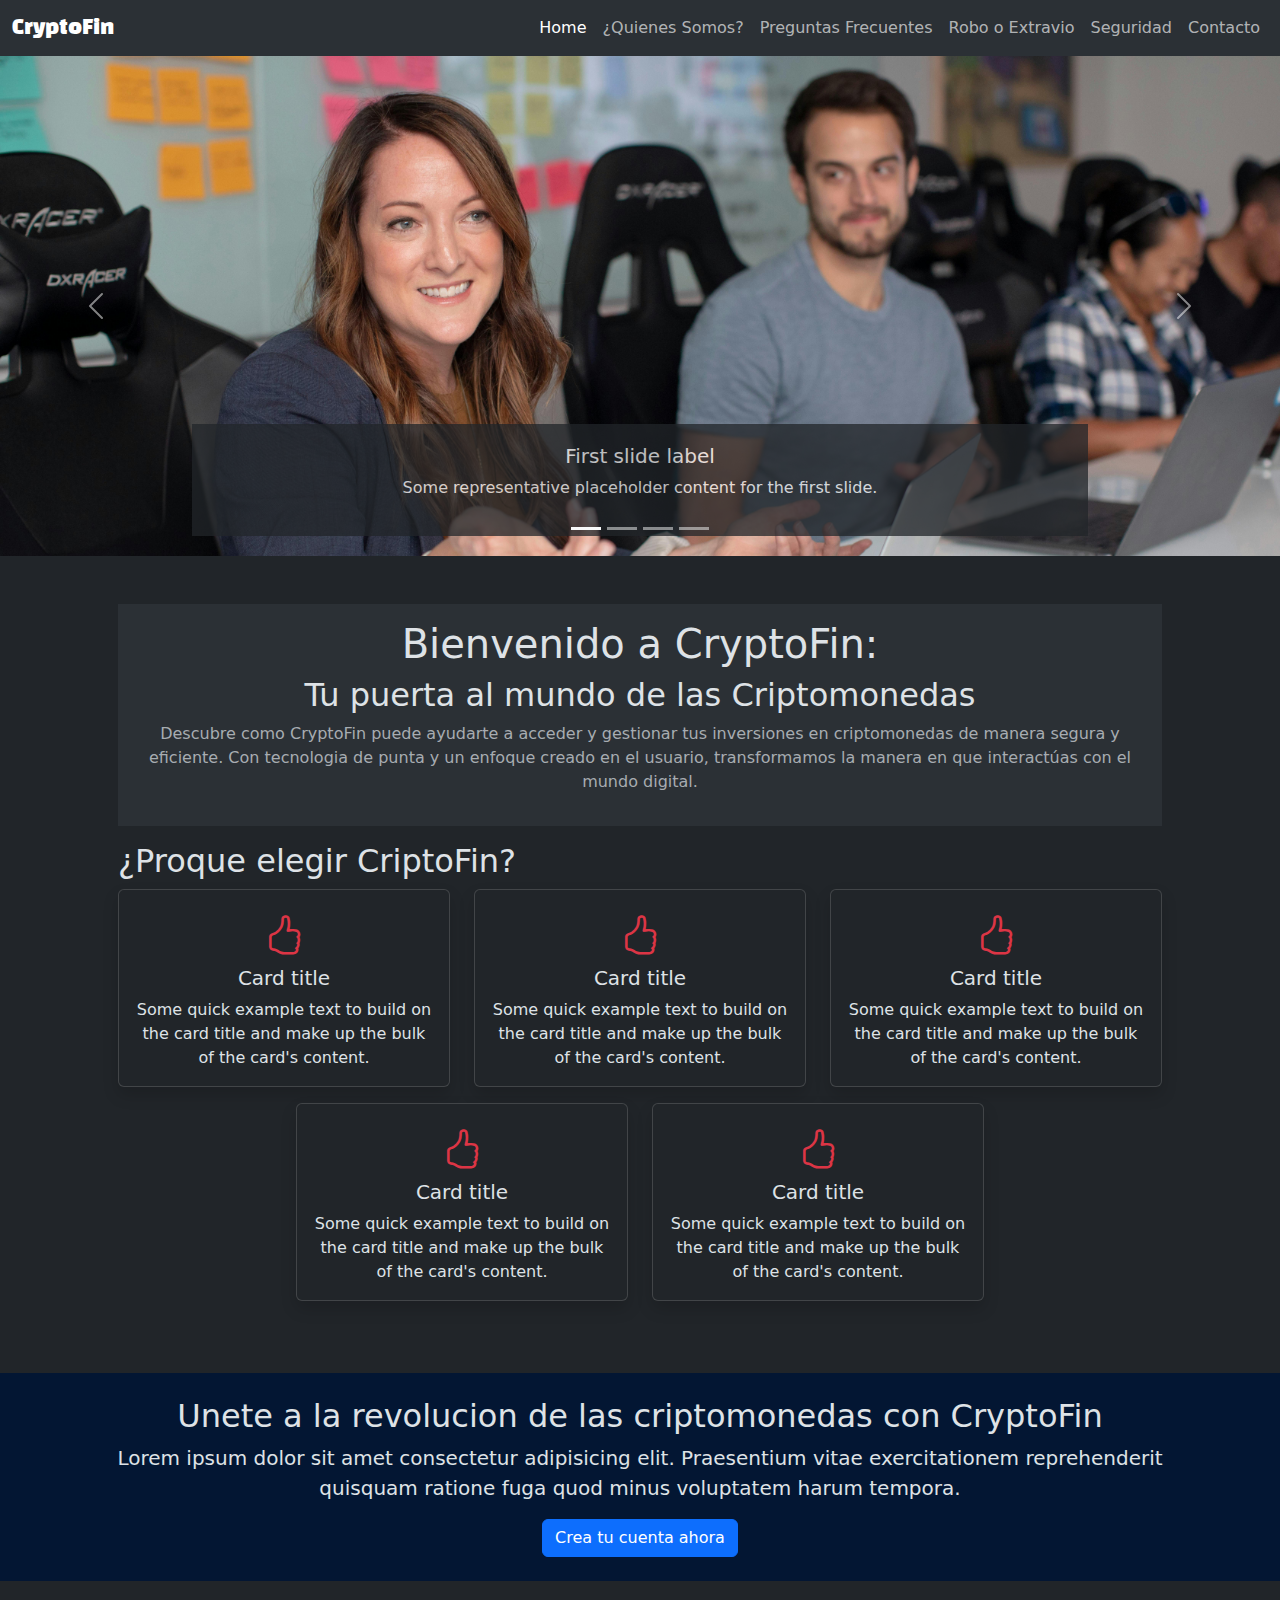
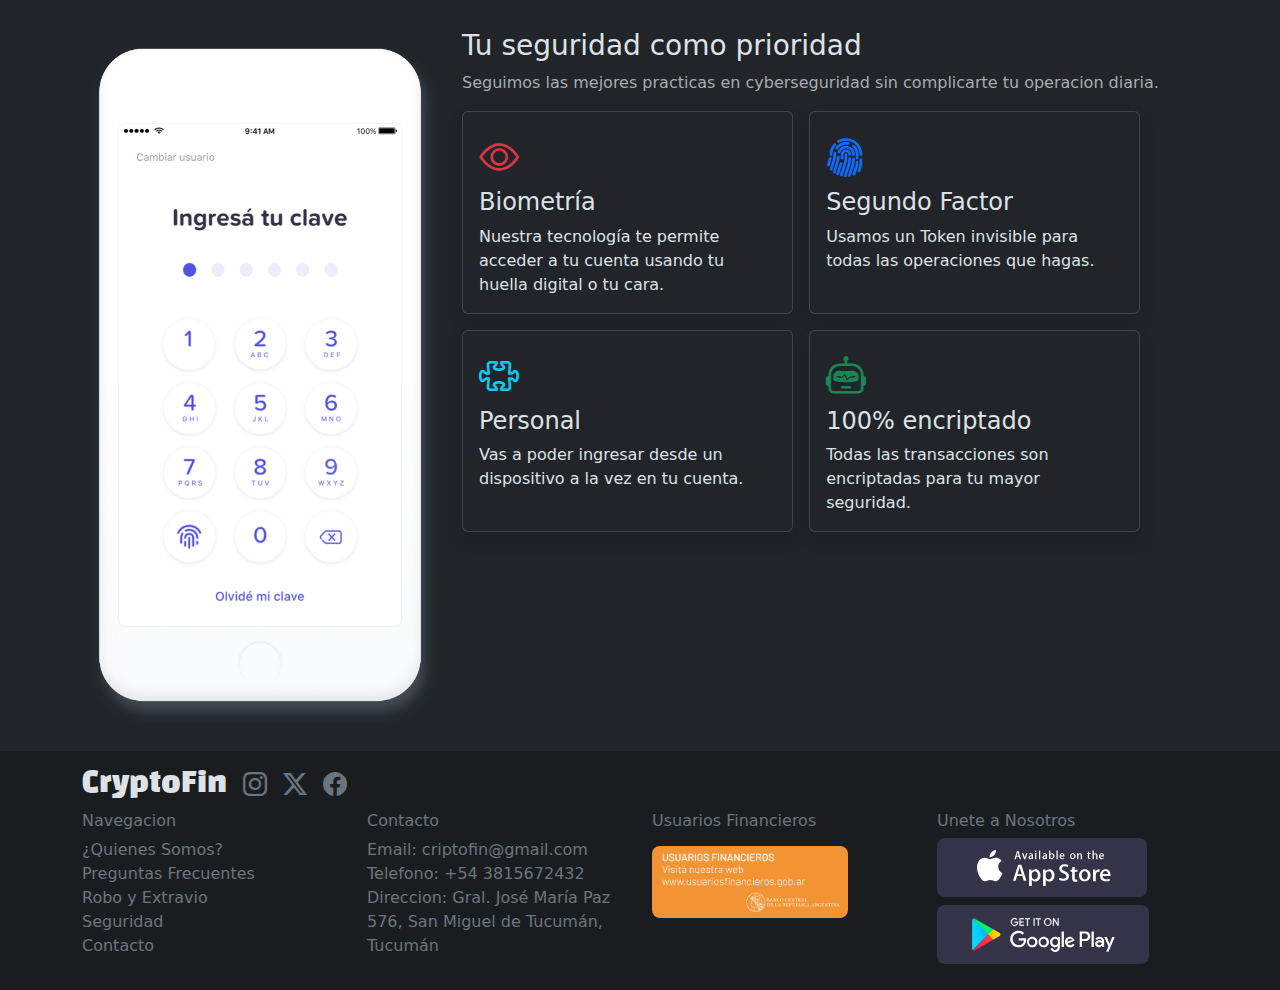
<file: index.html>
<!DOCTYPE html>
<html lang="en" data-bs-theme="dark">
<head>
  <meta charset="UTF-8">
  <meta name="viewport" content="width=device-width, initial-scale=1.0">
  <link rel="stylesheet" href="./css/style.css">
  <link rel="stylesheet" href="./css/bootstrap.min.css">
  
  <title>Document</title>
</head>
<body>
  <header>
    <nav class="navbar navbar-expand-lg bg-body-tertiary">
      <div class="container-fluid">
        <a class="navbar-brand marca" href="/6-CryptoFin/index.html">CryptoFin</a>
        <button class="navbar-toggler" type="button" data-bs-toggle="collapse" data-bs-target="#navbarSupportedContent" aria-controls="navbarSupportedContent" aria-expanded="false" aria-label="Toggle navigation">
          <span class="navbar-toggler-icon"></span>
        </button>
        <div class="collapse navbar-collapse" id="navbarSupportedContent">
          <ul class="navbar-nav ms-auto mb-2 mb-lg-0">
            <li class="nav-item">
              <a class="nav-link active" aria-current="page" href="./index.html">Home</a>
            </li>
            <li class="nav-item">
              <a class="nav-link" href="../pages/quienesSomos.html">¿Quienes Somos?</a>
            </li>
            <li class="nav-item">
              <a class="nav-link" href="../pages/preguntasFrecuentes.html">Preguntas Frecuentes</a>
            </li>
            <li class="nav-item">
              <a class="nav-link" href="../pages/error404.html">Robo o Extravio</a>
            </li>
            <li class="nav-item">
              <a class="nav-link" href="../pages/error404.html">Seguridad</a>
            </li>
            <li class="nav-item">
              <a class="nav-link" href="../pages/contacto.html">Contacto</a>
            </li>
          </ul>
        </div>
      </div>
    </nav>
  </header>

  <main>
    <section id="carouselCryptoFin" class="carousel slide">
      <div class="carousel-indicators">
        <button type="button" data-bs-target="#carouselCryptoFin" data-bs-slide-to="0" class="bg-light active" aria-current="true" aria-label="Slide 1"></button>
        <button type="button" data-bs-target="#carouselCryptoFin" data-bs-slide-to="1" class="bg-light" aria-label="Slide 2"></button>
        <button type="button" data-bs-target="#carouselCryptoFin" data-bs-slide-to="2" class="bg-light" aria-label="Slide 3"></button>
        <button type="button" data-bs-target="#carouselCryptoFin" data-bs-slide-to="3" class="bg-light" aria-label="Slide 4"></button>
      </div>
      <div class="carousel-inner">
        <div class="carousel-item active">
          <img src="./img/banner/atencion.jpg" class="d-block w-100 img-carousel-crypto" alt="equipo de trabajo">
          <div class="carousel-caption d-none d-md-block text-light bg-dark opacity-75">
            <h5>First slide label</h5>
            <p>Some representative placeholder content for the first slide.</p>
          </div>
        </div>
        <div class="carousel-item">
          <img src="./img/banner/crypto.jpeg" class="d-block w-100 img-carousel-crypto" alt="crypto">
          <div class="carousel-caption d-none d-md-block text-light bg-dark opacity-75">
            <h5>Second slide label</h5>
            <p>Some representative placeholder content for the second slide.</p>
          </div>
        </div>
        <div class="carousel-item">
          <img src="./img/banner/dolar.jpg" class="d-block w-100 img-carousel-crypto" alt="dolars">
          <div class="carousel-caption d-none d-md-block text-light bg-dark opacity-75">
            <h5>Third slide label</h5>
            <p>Some representative placeholder content for the third slide.</p>
          </div>
        </div>
        <div class="carousel-item">
          <img src="./img/banner/inversion.jpg" class="d-block w-100 img-carousel-crypto" alt="inveriones">
          <div class="carousel-caption d-none d-md-block text-light bg-dark opacity-75">
            <h5>Fourth slide label</h5>
            <p>Some representative placeholder content for the fourth slide.</p>
          </div>
        </div>
      </div>
      <button class="carousel-control-prev" type="button" data-bs-target="#carouselCryptoFin" data-bs-slide="prev">
        <span class="carousel-control-prev-icon" aria-hidden="true"></span>
        <span class="visually-hidden">Previous</span>
      </button>
      <button class="carousel-control-next" type="button" data-bs-target="#carouselCryptoFin" data-bs-slide="next">
        <span class="carousel-control-next-icon" aria-hidden="true"></span>
        <span class="visually-hidden">Next</span>
      </button>
    </section>

    <section class="container p-5">
      <article class="text-center bg-body-tertiary p-3">
        <h1>Bienvenido a CryptoFin:</h1>
        <h2>Tu puerta al mundo de las Criptomonedas</h2>
        <p class="text-secondary-emphasis">
          Descubre como CryptoFin puede ayudarte a acceder y gestionar tus inversiones en criptomonedas de manera segura y eficiente. 
          Con tecnologia de punta y un enfoque creado en el usuario, transformamos la manera en que interactúas con el mundo digital.
        </p>
      </article>
      <article class="py-2">
        <h2 class="my-2">¿Proque elegir CriptoFin?</h2>
        <div class="row justify-content-center">
          <article class="col-12 col-md-6 col-lg-4 mb-3">
            <div class="card shadow">
              <div class="card-body text-center">
                <i class="bi bi-hand-thumbs-up fs-1 text-danger"></i>
                <h5 class="card-title">Card title</h5>
                <p class="card-text">Some quick example text to build on the card title and make up the bulk of the card's content.</p>
              </div>
            </div>
          </article>

          <article class="col-12 col-md-6 col-lg-4 mb-3">
            <div class="card shadow">
              <div class="card-body text-center">
                <i class="bi bi-hand-thumbs-up fs-1 text-danger"></i>
                <h5 class="card-title">Card title</h5>
                <p class="card-text">Some quick example text to build on the card title and make up the bulk of the card's content.</p>
              </div>
            </div>
          </article>
          <article class="col-12 col-md-6 col-lg-4 mb-3">
            <div class="card shadow">
              <div class="card-body text-center">
                <i class="bi bi-hand-thumbs-up fs-1 text-danger"></i>
                <h5 class="card-title">Card title</h5>
                <p class="card-text">Some quick example text to build on the card title and make up the bulk of the card's content.</p>
              </div>
            </div>
          </article>
          <article class="col-12 col-md-6 col-lg-4 mb-3">
            <div class="card shadow">
              <div class="card-body text-center">
                <i class="bi bi-hand-thumbs-up fs-1 text-danger"></i>
                <h5 class="card-title">Card title</h5>
                <p class="card-text">Some quick example text to build on the card title and make up the bulk of the card's content.</p>
              </div>
            </div>
          </article>
          <article class="col-12 col-md-6 col-lg-4 mb-3">
            <div class="card shadow">
              <div class="card-body text-center">
                <i class="bi bi-hand-thumbs-up fs-1 text-danger"></i>
                <h5 class="card-title">Card title</h5>
                <p class="card-text">Some quick example text to build on the card title and make up the bulk of the card's content.</p>
              </div>
            </div>
          </article>
        </div>
      </article>
    </section>

    <section class="bg-primary-subtle py-4">
      <div class="container text-center">
        <h2>Unete a la revolucion de las criptomonedas con CryptoFin</h2>
        <p class="lead">Lorem ipsum dolor sit amet consectetur adipisicing elit. Praesentium vitae exercitationem reprehenderit quisquam ratione fuga quod minus voluptatem harum tempora.</p>
        <button class="btn btn-primary" type="button" data-bs-toggle="modal" data-bs-target="#modalCrearCuenta">Crea tu cuenta ahora</button>
      </div>
    </section>

    <section class="container mt-5 mb-4">
      <div class="seguridad row">
        <div class="seguridad-caja col-12 col-md-4">
          <img src="/img/iphone-illustration-sec.png" alt="iphone clave" class="w-100">
        </div>

        <div class="seguridad-caja col-12 col-md-8">
          <h3>Tu seguridad como prioridad</h3>
          <p class="text-secondary-emphasis">Seguimos las mejores practicas en cyberseguridad sin complicarte tu operacion diaria.</p>
          <div class="div-cards-seguridad d-flex flex-wrap gap-3">
            <div class="card card-seguridad shadow">
              <div class="card-body">
                <i class="bi bi-eye fs-1 text-danger"></i>
                <h5 class="card-title fs-4">Biometría</h5>
                <p class="card-text fw-medium">Nuestra tecnología te permite acceder a tu cuenta usando tu huella digital o tu cara.</p>
              </div>
            </div>

            <div class="card card-seguridad shadow">
              <div class="card-body">
                <i class="bi bi-fingerprint fs-1 text-primary"></i>
                <h5 class="card-title fs-4">Segundo Factor</h5>
                <p class="card-text fw-medium">Usamos un Token invisible para todas las operaciones que hagas.</p>
              </div>
            </div>

            <div class="card card-seguridad shadow">
              <div class="card-body">
                <i class="bi bi-puzzle fs-1 text-info"></i>
                <h5 class="card-title fs-4">Personal</h5>
                <p class="card-text fw-medium">Vas a poder ingresar desde un dispositivo a la vez en tu cuenta.</p>
              </div>
            </div>

            <div class="card card-seguridad shadow">
              <div class="card-body">
                <i class="bi bi-robot fs-1 text-success"></i>
                <h5 class="card-title fs-4">100% encriptado</h5>
                <p class="card-text fw-medium">Todas las transacciones son encriptadas para tu mayor seguridad.</p>
              </div>
            </div>

          </div>
        </div>
      </div>
    </section>
  </main>

  <!-- Modal crea tu cuenta -->
  <div class="modal fade" id="modalCrearCuenta" tabindex="-1" aria-labelledby="modalCrearCuentaLabel" aria-hidden="true">
    <div class="modal-dialog">
      <div class="modal-content">
        <div class="modal-header">
          <h2 class="modal-title fs-5" id="modalCrearCuentaLabel">Crea tu cuenta</h2>
          <button type="button" class="btn-close" data-bs-dismiss="modal" aria-label="Close"></button>
        </div>
        <div class="modal-body">
          <p>Completa los siguientes datos para crear tu cuenta:</p>
          <form id="form-crear-cuenta" autocomplete="off">
            <div class="mb-3">
              <label for="nombre" class="form-label">Nombre y Apellido *</label>
              <input type="text" class="form-control" id="nombre" placeholder="Ej: Juan Perez" required>
            </div>
            <div class="mb-3">
              <label for="email" class="form-label">Email *</label>
              <input type="email" class="form-control" id="email" placeholder="Ej: Juanperez@dominio.com" required>
            </div>
            <div class="mb-3">
              <label for="contraseña" class="form-label">Contraseña *</label>
              <input type="password" class="form-control" id="contraseña" minlength="8" required>
            </div>
            <div class="mb-3">
              <label for="repetirContraseña" class="form-label">Repetir Contraseña *</label>
              <input type="password" class="form-control" id="repetirContraseña" minlength="8" required>
            </div>
          </form>
        </div>
        <div class="modal-footer">
          <button type="submit" form="form-crear-cuenta" class="btn btn-primary">Enviar</button>
        </div>
      </div>
    </div>
  </div>

  <footer class="bg-dark-subtle py-3">
    <div class="container">
      <div class="d-flex gap-3 justify-content-center justify-content-md-start mb-2">
      <h3 class="marca mb-0 align-self-center">CryptoFin</h3>
      <a href="#" class="link-secondary" ><i class="bi bi-instagram fs-4"></i></a>
      <a href="#" class="link-secondary" ><i class="bi bi-twitter-x fs-4"></i></a>
      <a href="#" class="link-secondary" ><i class="bi bi-facebook fs-4"></i></a>
      </div>
      <div  class="row">
        <article class="col-12 col-md-6 col-lg-3 text-center text-md-start">
          <h6 class="text-secondary">Navegacion</h6>
          <ul class="list-unstyled">
            <li><a href="./pages/quienesSomos.html" class="link-secondary link-underline-opacity-0 link-underline-opacity-100-hover">¿Quienes Somos?</a></li>
            <li><a href="./pages/preguntasFrecuentes.html" class="link-secondary link-underline-opacity-0 link-underline-opacity-100-hover">Preguntas Frecuentes</a></li>
            <li><a href="./pages/error404.html" class="link-secondary link-underline-opacity-0 link-underline-opacity-100-hover">Robo y Extravio</a></li>
            <li><a href="./pages/error404.html" class="link-secondary link-underline-opacity-0 link-underline-opacity-100-hover">Seguridad</a></li>
            <li><a href="./pages/contacto.html" class="link-secondary link-underline-opacity-0 link-underline-opacity-100-hover">Contacto</a></li>
          </ul>
        </article>
        <article class="col-12 col-md-6 col-lg-3 text-center text-md-start">
          <h6 class="text-secondary">Contacto</h6>
          <ul class="list-unstyled">
            <li><a href="./pages/error404.html" class="link-secondary link-underline-opacity-0 link-underline-opacity-100-hover">Email: criptofin@gmail.com</a></li>
            <li><a href="./pages/error404.html" class="link-secondary link-underline-opacity-0 link-underline-opacity-100-hover">Telefono: +54 3815672432</a></li>
            <li><a href="https://maps.app.goo.gl/gf4MW3TFYr9LGLHT8" target="_blank" class="link-secondary link-underline-opacity-0 link-underline-opacity-100-hover">Direccion: Gral. José María Paz 576, San Miguel de Tucumán, Tucumán</a></li>
          </ul>
        </article>
        <article class="col-12 col-md-6 col-lg-3 text-center text-md-start">
          <h6 class="text-secondary mb-3">Usuarios Financieros</h6>
          <a href="./pages/error404.html"><img src="./img/usuariosfinancieros.png" alt="datos financieros banco central" class="w-75 w-md-100 mb-4 rounded-3"></a>
        </article>
        <article class="col-12 col-md-6 col-lg-3 text-center text-md-start">
          <h6 class="text-secondary">Unete a Nosotros</h6>
          <a href="./pages/error404.html" ><img src="./img/badge-apple-store.svg" alt="logo apple" class="mb-2"></a>
          <a href="./pages/error404.html"><img src="./img/google-play-badge-bb.svg" alt="logo google play" class="mb-2"></a>
        </article>
      </div>
    </div>
  </footer>
  
  <script src="./js/bootstrap.min.js"></script>

</body>
</html>
</file>
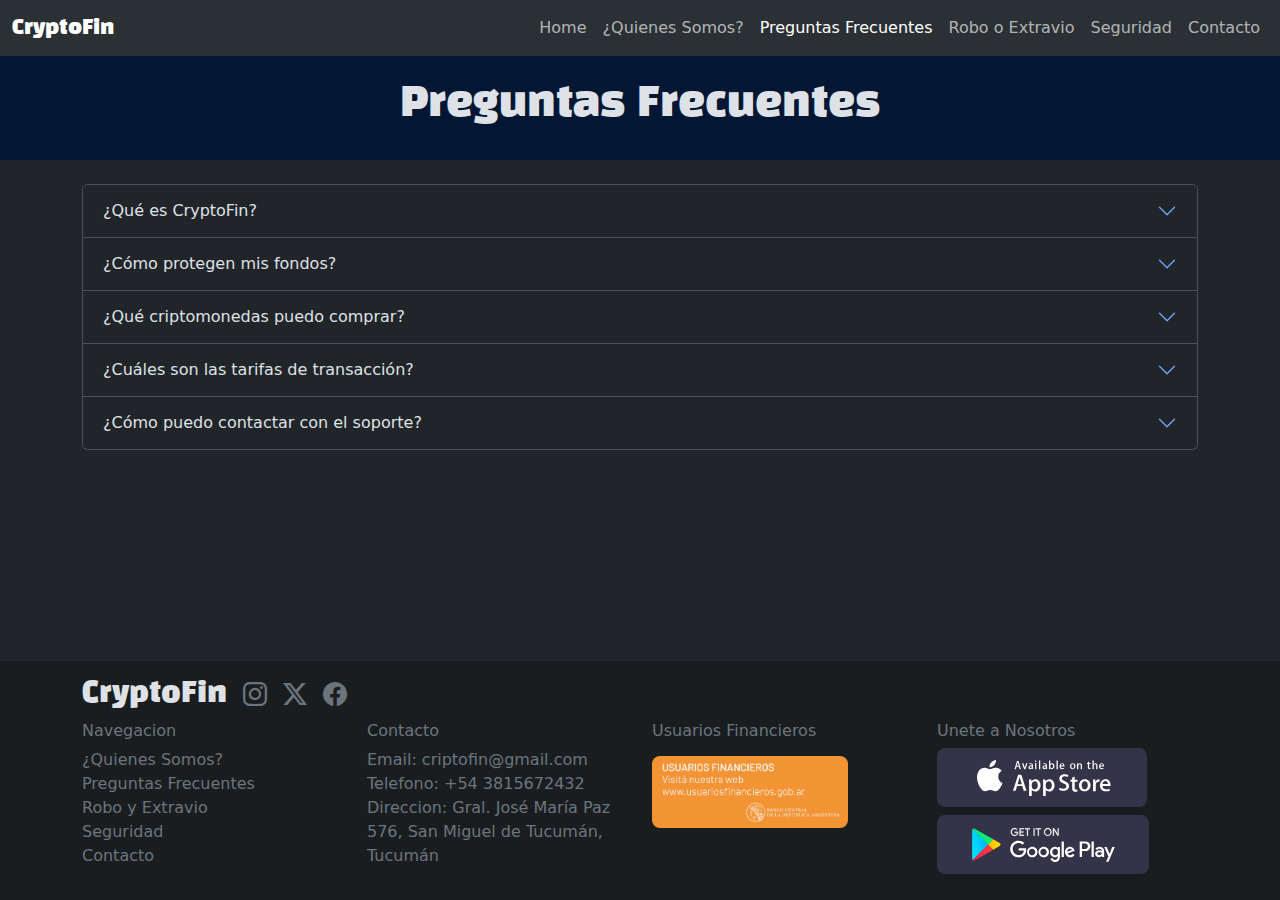
<file: pages/preguntasFrecuentes.html>
<!DOCTYPE html>
<html lang="en" data-bs-theme="dark">
<head>
  <meta charset="UTF-8">
  <meta name="viewport" content="width=device-width, initial-scale=1.0">
  <link rel="stylesheet" href="../css/style.css">
  <link rel="stylesheet" href="../css/bootstrap.min.css">
  
  <title>Document</title>
</head>
<body>
  <header>
    <nav class="navbar navbar-expand-lg bg-body-tertiary">
      <div class="container-fluid">
        <a class="navbar-brand marca" href="../index.html">CryptoFin</a>
        <button class="navbar-toggler" type="button" data-bs-toggle="collapse" data-bs-target="#navbarSupportedContent" aria-controls="navbarSupportedContent" aria-expanded="false" aria-label="Toggle navigation">
          <span class="navbar-toggler-icon"></span>
        </button>
        <div class="collapse navbar-collapse" id="navbarSupportedContent">
          <ul class="navbar-nav ms-auto mb-2 mb-lg-0">
            <li class="nav-item">
              <a class="nav-link" href="../index.html">Home</a>
            </li>
            <li class="nav-item">
              <a class="nav-link" href="./quienesSomos.html">¿Quienes Somos?</a>
            </li>
            <li class="nav-item">
              <a class="nav-link active"  aria-current="page" href="./preguntasFrecuentes.html">Preguntas Frecuentes</a>
            </li>
            <li class="nav-item">
              <a class="nav-link" href="./error404.html">Robo o Extravio</a>
            </li>
            <li class="nav-item">
              <a class="nav-link" href="./error404.html">Seguridad</a>
            </li>
            <li class="nav-item">
              <a class="nav-link" href="./contacto.html">Contacto</a>
            </li>
          </ul>
        </div>
      </div>
    </nav>
  </header>

  <main class="mb-5">
    <section class="bg-primary-subtle py-4">
      <h1 class="marca text-center">Preguntas Frecuentes</h1>
    </section>
    <section class="container mt-4 mb-5 fw-bolder text-light-emphasis">
      <div class="accordion" id="accordionPreguntasFrecuentes">
        <div class="accordion-item">
          <h2 class="accordion-header">
            <button class="accordion-button collapsed" type="button" data-bs-toggle="collapse" data-bs-target="#panelsStayOpen-collapseOne" aria-expanded="false" aria-controls="panelsStayOpen-collapseOne">
              ¿Qué es CryptoFin?
            </button>
          </h2>
          <div id="panelsStayOpen-collapseOne" class="accordion-collapse collapse">
            <div class="accordion-body">
              <strong><a href="./quienesSomos.html">CryptoFin</a></strong> es una fintech dedicada a ofrecer una plataforma segura y fácil de usar para la compra, venta y gestion de criptomonedas.
            </div>
          </div>
        </div>
        <div class="accordion-item">
          <h2 class="accordion-header">
            <button class="accordion-button collapsed" type="button" data-bs-toggle="collapse" data-bs-target="#panelsStayOpen-collapseTwo" aria-expanded="false" aria-controls="panelsStayOpen-collapseTwo">
              ¿Cómo protegen mis fondos?
            </button>
          </h2>
          <div id="panelsStayOpen-collapseTwo" class="accordion-collapse collapse">
            <div class="accordion-body">
              Utilizamos medidas de seguridad de nivel bancario, incluyendo autenticacion de dos factores y encriptacion avanzada, para proteger tus activos.
            </div>
          </div>
        </div>
        <div class="accordion-item">
          <h2 class="accordion-header">
            <button class="accordion-button collapsed" type="button" data-bs-toggle="collapse" data-bs-target="#panelsStayOpen-collapseThree" aria-expanded="false" aria-controls="panelsStayOpen-collapseThree">
              ¿Qué criptomonedas puedo comprar?
            </button>
          </h2>
          <div id="panelsStayOpen-collapseThree" class="accordion-collapse collapse">
            <div class="accordion-body">
              Ofrecemos una amplia variedad de criptomonedas, incluyendo Bitcoin, Ethereum, Litecoin y muchas más.
            </div>
          </div>
        </div>
        <div class="accordion-item">
          <h2 class="accordion-header">
            <button class="accordion-button collapsed" type="button" data-bs-toggle="collapse" data-bs-target="#panelsStayOpen-collapseFour" aria-expanded="false" aria-controls="panelsStayOpen-collapseThree">
              ¿Cuáles son las tarifas de transacción?
            </button>
          </h2>
          <div id="panelsStayOpen-collapseFour" class="accordion-collapse collapse">
            <div class="accordion-body">
              Nuestras tarifas son competitivasy transparentes. Consulta nuestra página de tarifas para mas detalles.
            </div>
          </div>
        </div>
        <div class="accordion-item">
          <h2 class="accordion-header">
            <button class="accordion-button collapsed" type="button" data-bs-toggle="collapse" data-bs-target="#panelsStayOpen-collapseFive" aria-expanded="false" aria-controls="panelsStayOpen-collapseThree">
              ¿Cómo puedo contactar con el soporte?
            </button>
          </h2>
          <div id="panelsStayOpen-collapseFive" class="accordion-collapse collapse">
            <div class="accordion-body">
              Nuestro equipo de soporte está disponible 24/7 a través de chat en vivo, correo electrónico y teléfono.
            </div>
          </div>
        </div>
      </div>
    </section>
  </main>

  <footer class="bg-dark-subtle py-3 mt-5">
    <div class="container">
      <div class="d-flex gap-3 justify-content-center justify-content-md-start mb-2">
      <h3 class="marca mb-0 align-self-center">CryptoFin</h3>
      <a href="../pages/error404.html" class="link-secondary" ><i class="bi bi-instagram fs-4"></i></a>
      <a href="../pages/error404.html" class="link-secondary" ><i class="bi bi-twitter-x fs-4"></i></a>
      <a href="../pages/error404.html" class="link-secondary" ><i class="bi bi-facebook fs-4"></i></a>
      </div>
      <div  class="row">
        <article class="col-12 col-md-6 col-lg-3 text-center text-md-start">
          <h6 class="text-secondary">Navegacion</h6>
          <ul class="list-unstyled">
            <li><a href="../pages/quienesSomos.html" class="link-secondary link-underline-opacity-0 link-underline-opacity-100-hover">¿Quienes Somos?</a></li>
            <li><a href="../pages/preguntasFrecuentes.html" class="link-secondary link-underline-opacity-0 link-underline-opacity-100-hover">Preguntas Frecuentes</a></li>
            <li><a href="../pages/error404.html" class="link-secondary link-underline-opacity-0 link-underline-opacity-100-hover">Robo y Extravio</a></li>
            <li><a href="../pages/error404.html" class="link-secondary link-underline-opacity-0 link-underline-opacity-100-hover">Seguridad</a></li>
            <li><a href="../pages/contacto.html" class="link-secondary link-underline-opacity-0 link-underline-opacity-100-hover">Contacto</a></li>
          </ul>
        </article>
        <article class="col-12 col-md-6 col-lg-3 text-center text-md-start">
          <h6 class="text-secondary">Contacto</h6>
          <ul class="list-unstyled">
            <li><a href="../pages/error404.html" class="link-secondary link-underline-opacity-0 link-underline-opacity-100-hover">Email: criptofin@gmail.com</a></li>
            <li><a href="../pages/error404.html" class="link-secondary link-underline-opacity-0 link-underline-opacity-100-hover">Telefono: +54 3815672432</a></li>
            <li><a href="https://maps.app.goo.gl/gf4MW3TFYr9LGLHT8" target="_blank" class="link-secondary link-underline-opacity-0 link-underline-opacity-100-hover">Direccion: Gral. José María Paz 576, San Miguel de Tucumán, Tucumán</a></li>
          </ul>
        </article>
        <article class="col-12 col-md-6 col-lg-3 text-center text-md-start">
          <h6 class="text-secondary mb-3">Usuarios Financieros</h6>
          <a href="../pages/error404.html"><img src="../img/usuariosfinancieros.png" alt="datos financieros banco central" class="w-75 w-md-100 mb-4 rounded-3"></a>
        </article>
        <article class="col-12 col-md-6 col-lg-3 text-center text-md-start">
          <h6 class="text-secondary">Unete a Nosotros</h6>
          <a href="../pages/error404.html" ><img src="../img/badge-apple-store.svg" alt="logo apple" class="mb-2"></a>
          <a href="../pages/error404.html"><img src="../img/google-play-badge-bb.svg" alt="logo google play" class="mb-2"></a>
        </article>
      </div>
    </div>
  </footer>
  
  <script src="../js/bootstrap.min.js"></script>

</body>
</html>
</file>
<file: css/style.css>
@import url("https://cdn.jsdelivr.net/npm/bootstrap-icons@1.11.3/font/bootstrap-icons.min.css");

@font-face {
  font-family: 'BlackHanSans';
  src: url('../fonts/BlackHanSans-Regular.ttf');
}

body {
  display: flex;
  flex-direction: column;
  min-height: 100vh;
}

main {
  flex-grow: 1;
}

.marca {
  font-family: 'BlackHanSans', sans-serif;
}

.img-carousel-crypto {
  height: 300px;
  object-fit: cover;
}

.carousel-control-prev-icon {
  filter: none !important;
}
.carousel-control-next-icon {
  filter: none !important;
}

.card-seguridad {
  width: 45%;
}

@media (max-width:767px) {
  .seguridad .seguridad-caja:nth-child(1) {
    order: 2;
  }
  .seguridad seguridad-caja:nth-child(2) {
    order: 1;
  }
}

@media (min-width:768px) and (max-width:991px) {
  .img-carousel-crypto {
    height: 350px;
  }
}

@media (min-width:992px) {
  .img-carousel-crypto {
    height: 500px;
    object-position: 100% 30%;
  }
}
</file>
